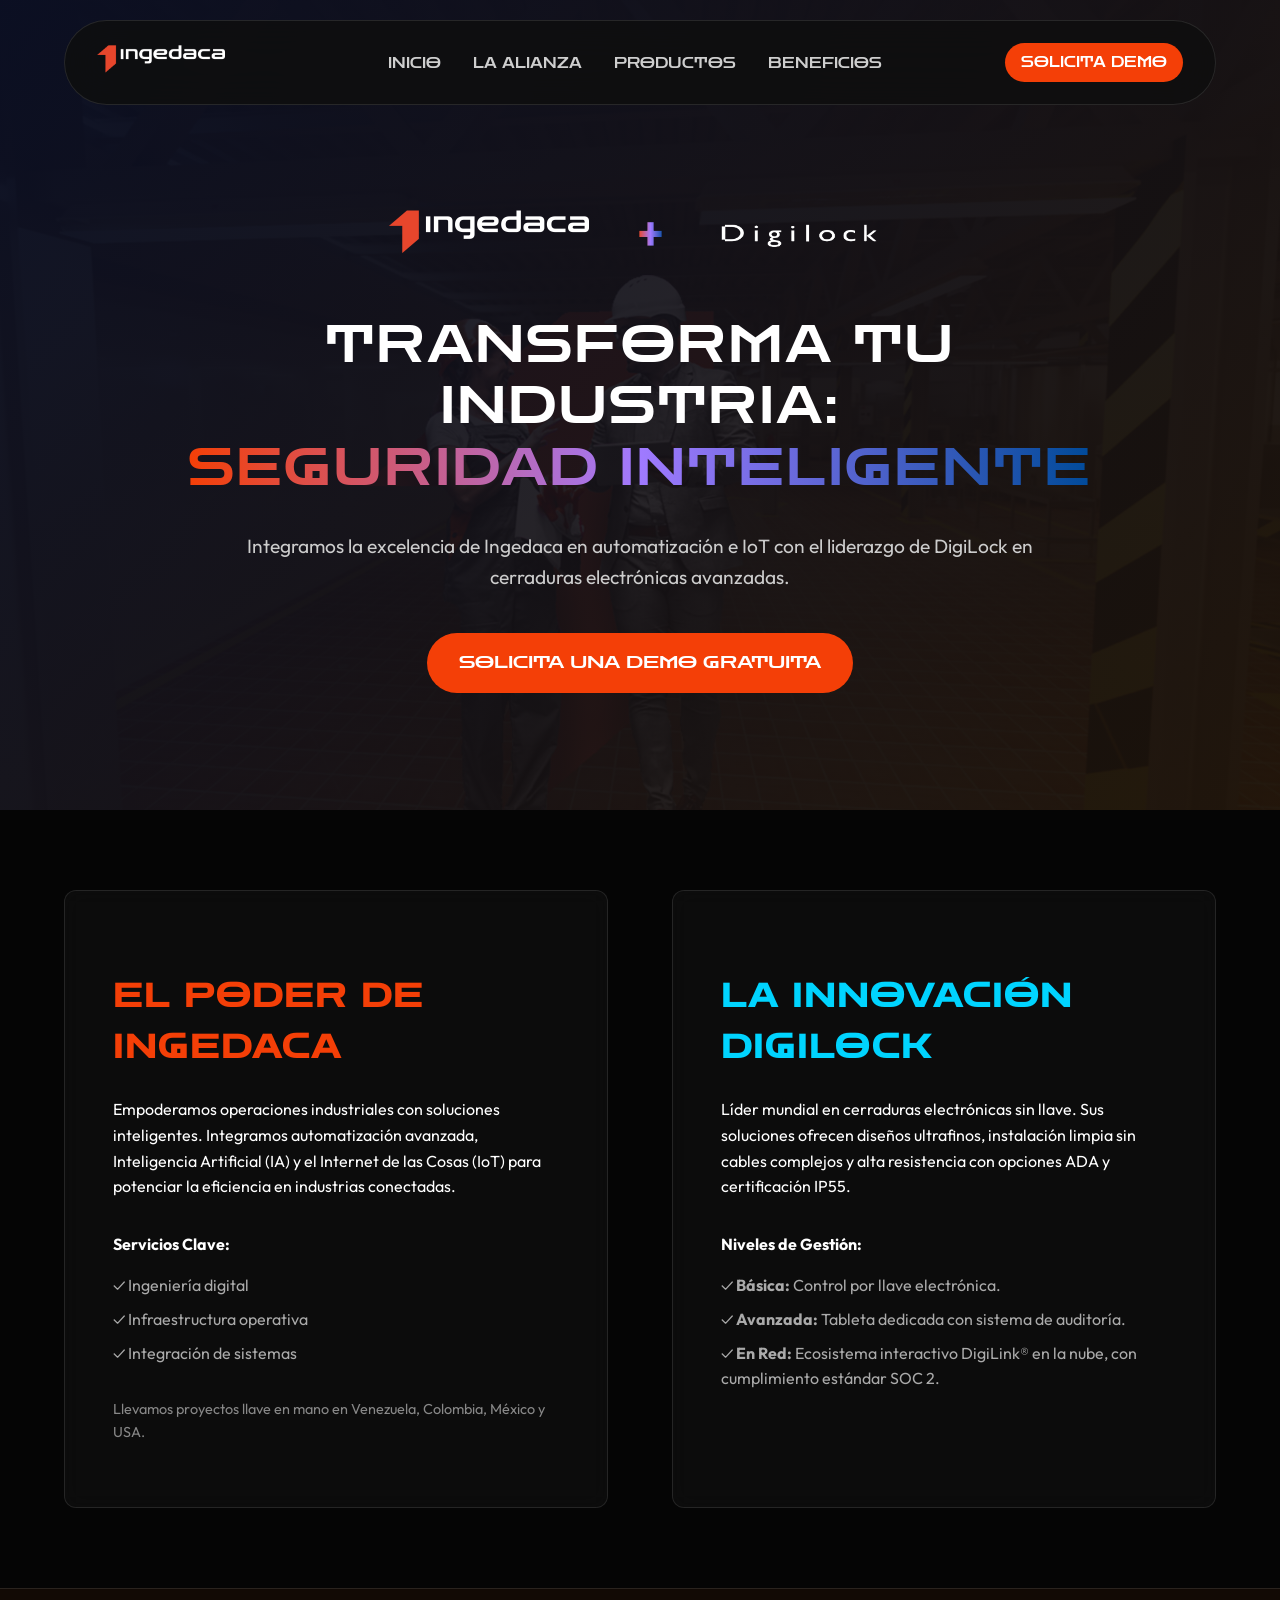
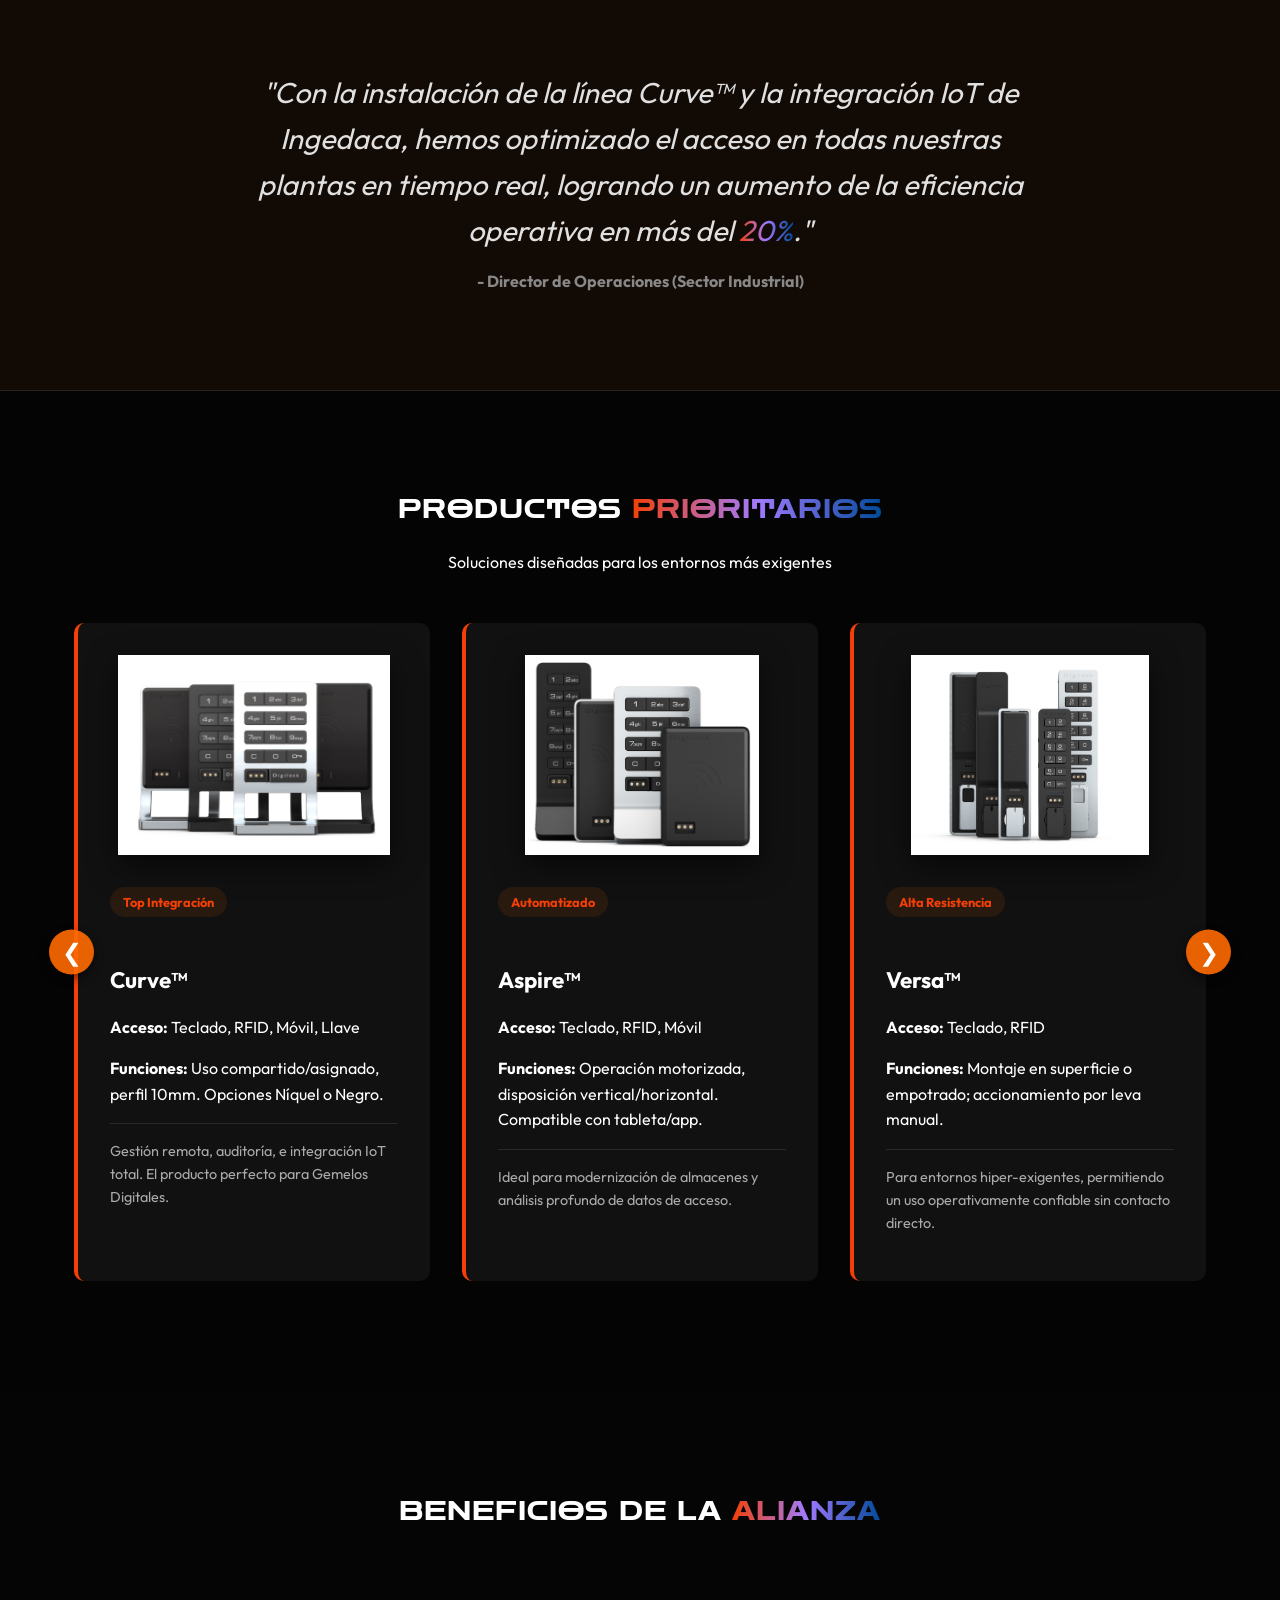
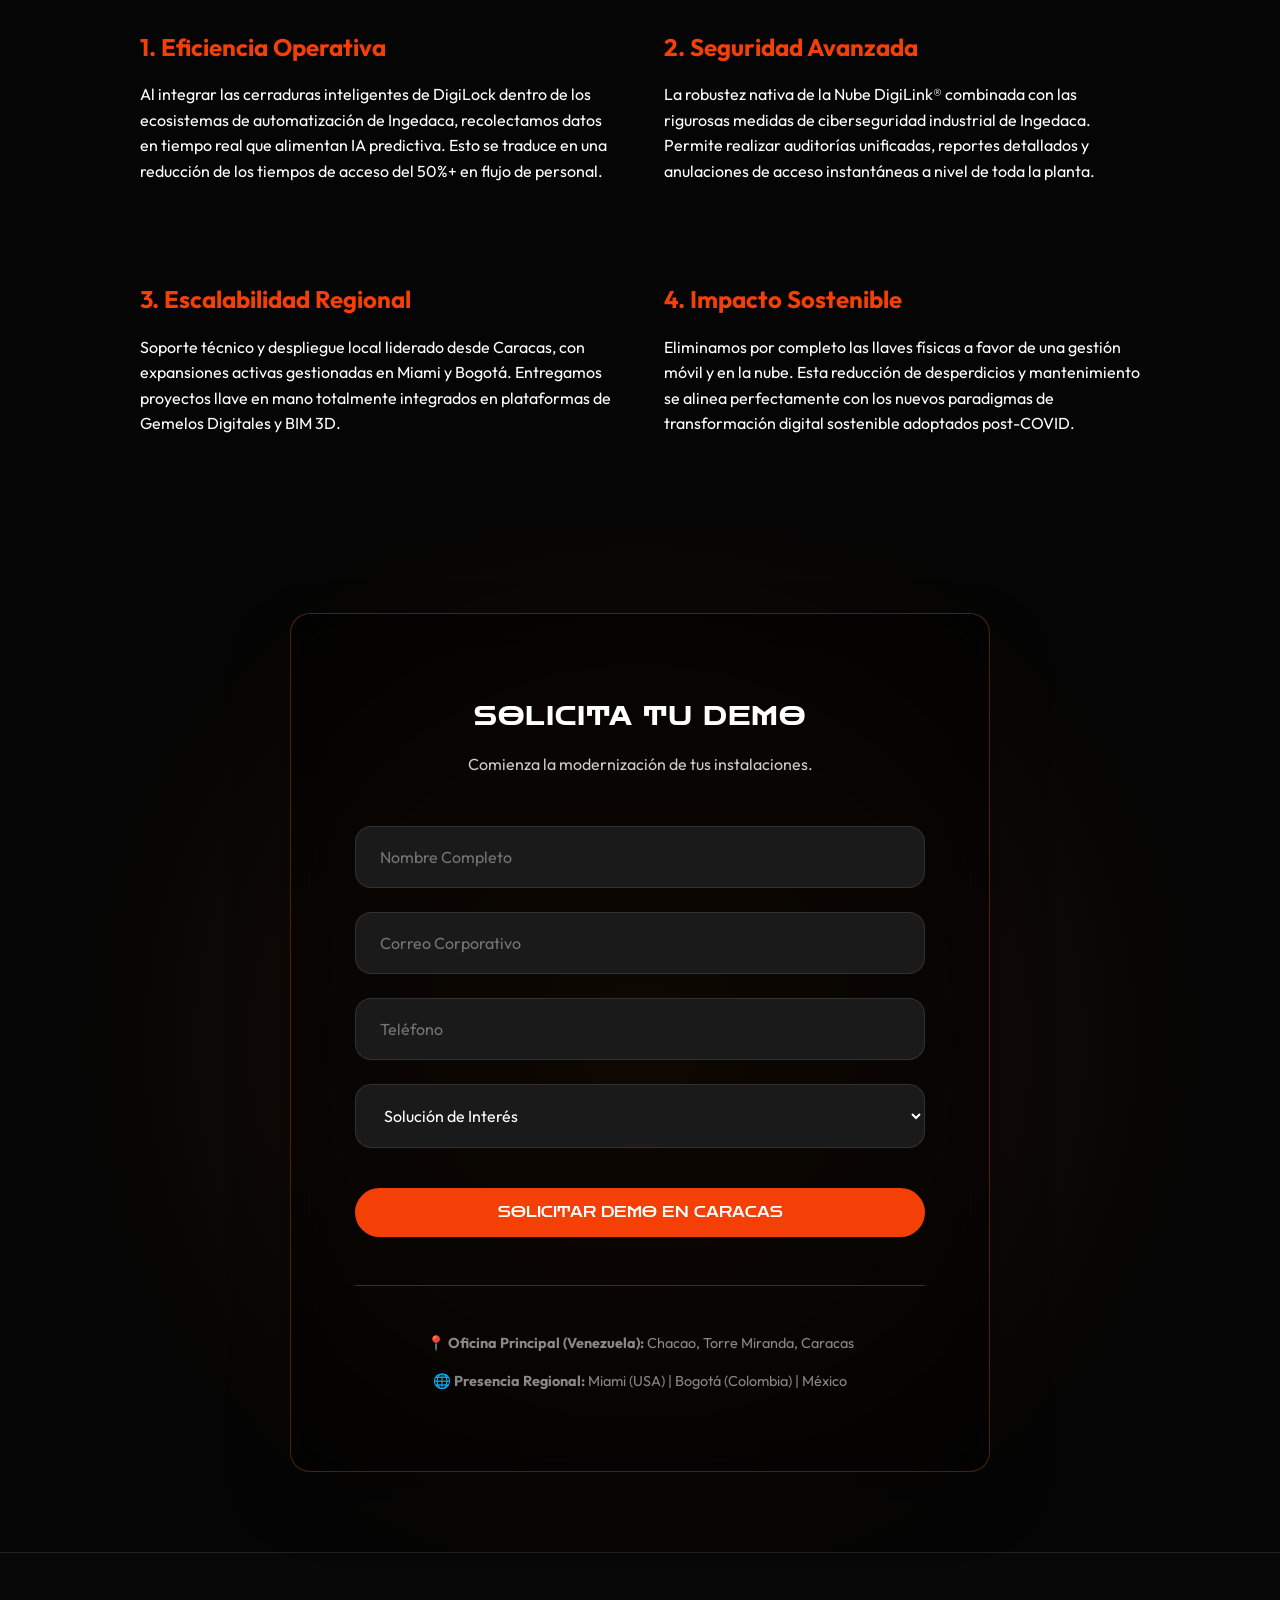
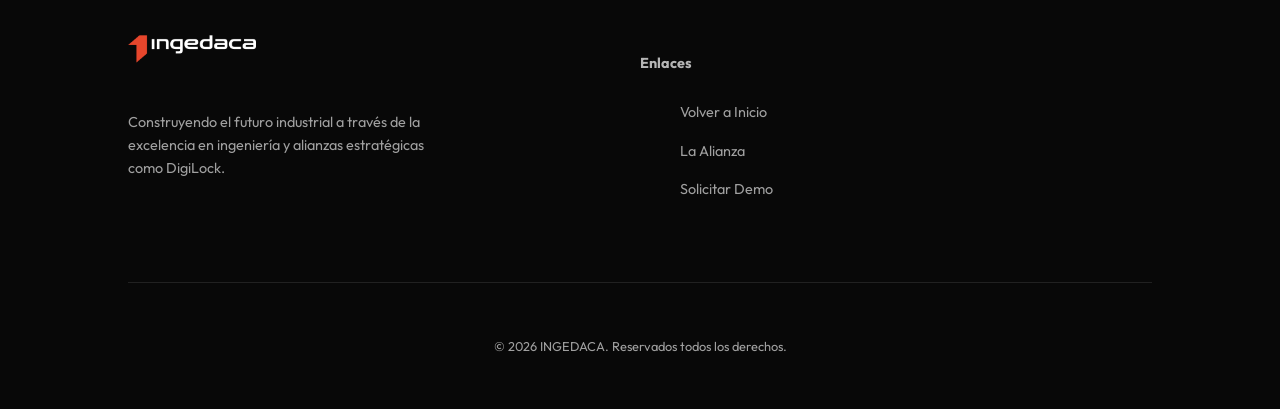
<file: alianza-digilock.html>
<!DOCTYPE html>
<html lang="es">

<head>
    <meta charset="UTF-8">
    <meta name="viewport" content="width=device-width, initial-scale=1.0">
    <title>Ingedaca + DigiLock | Seguridad Inteligente</title>
    <link rel="stylesheet" href="index.css">
    <style>
        /* Specific Styles for the Alliance Landing Page */
        .alianza-hero {
            position: relative;
            padding: 10rem 5% 5rem;
            min-height: 90vh;
            display: flex;
            align-items: center;
            background: linear-gradient(135deg, rgba(10, 15, 36, 0.95) 0%, rgba(30, 20, 10, 0.9) 100%), url('assets/images/Artboard 1.jpg') center/cover;
            text-align: center;
        }

        .alianza-hero h1 {
            font-size: clamp(2rem, 4vw, 3.5rem);
            font-weight: 500;
            line-height: 1.2;
            margin-bottom: 2rem;
            color: #fff;
        }

        .content-section {
            padding: 5rem 5%;
        }

        .alliance-intro-grid {
            display: grid;
            grid-template-columns: 1fr 1fr;
            gap: 4rem;
            max-width: 1200px;
            margin: 0 auto;
        }

        .partner-card {
            background: rgba(255, 255, 255, 0.03);
            border: 1px solid rgba(255, 255, 255, 0.1);
            backdrop-filter: blur(10px);
            padding: 3rem;
            border-radius: 12px;
            transition: transform 0.3s ease;
        }

        .partner-card:hover {
            transform: translateY(-10px);
            border-color: var(--primary-orange, #ff6b00);
        }

        .partner-card h3 {
            font-size: 2rem;
            margin-bottom: 1.5rem;
            color: var(--primary-orange, #ff6b00);
        }

        .carousel-wrapper {
            position: relative;
            max-width: 1200px;
            margin: 3rem auto 0;
            padding: 0 10px;
        }

        .products-grid {
            display: flex;
            overflow-x: auto;
            scroll-snap-type: x mandatory;
            gap: 2rem;
            scrollbar-width: none;
            scroll-behavior: smooth;
            padding-bottom: 2rem;
        }

        .products-grid::-webkit-scrollbar {
            display: none;
        }

        .product-card {
            background: rgba(255, 255, 255, 0.05);
            border-radius: 10px;
            padding: 2rem;
            border-left: 4px solid var(--primary-orange, #ff6b00);
            transition: all 0.3s ease;
            flex: 0 0 calc(33.333% - 1.33rem); /* 3 cards on desktop */
            scroll-snap-align: start;
            min-width: 250px;
        }

        .carousel-btn {
            position: absolute;
            top: calc(50% - 1rem);
            transform: translateY(-50%);
            z-index: 10;
            background: rgba(255, 107, 0, 0.9);
            border: none;
            color: #fff;
            width: 45px;
            height: 45px;
            border-radius: 50%;
            font-size: 1.5rem;
            cursor: pointer;
            box-shadow: 0 4px 10px rgba(0,0,0,0.5);
            display: flex;
            align-items: center;
            justify-content: center;
            transition: background 0.3s, transform 0.2s;
        }
        
        .carousel-btn:hover { background: rgba(255, 107, 0, 1); transform: translateY(-50%) scale(1.1); }
        .carousel-btn.prev { left: -15px; }
        .carousel-btn.next { right: -15px; }

        @media (max-width: 900px) {
            .product-card { flex: 0 0 calc(50% - 1rem); }
        }
        @media (max-width: 600px) {
            .product-card { flex: 0 0 100%; }
        }

        .product-card:hover {
            box-shadow: 0 10px 30px rgba(0, 0, 0, 0.3);
            transform: translateY(-5px);
            background: rgba(255, 255, 255, 0.08);
        }

        .product-card h4 {
            font-size: 1.4rem;
            margin-bottom: 1rem;
            color: #fff;
        }

        .product-badge {
            display: inline-block;
            background: rgba(255, 107, 0, 0.1);
            color: var(--primary-orange, #ff6b00);
            padding: 0.3rem 0.8rem;
            border-radius: 20px;
            font-size: 0.8rem;
            margin-bottom: 1rem;
            font-weight: bold;
        }

        .benefits-grid {
            display: grid;
            grid-template-columns: repeat(2, 1fr);
            gap: 3rem;
            max-width: 1000px;
            margin: 0 auto;
        }

        .benefit-item {
            text-align: left;
        }

        .benefit-item h4 {
            color: var(--primary-orange, #ff6b00);
            font-size: 1.5rem;
            margin-bottom: 1rem;
        }

        .testimonial-section {
            background: rgba(255, 107, 0, 0.05);
            padding: 5rem 5%;
            text-align: center;
            border-top: 1px solid rgba(255, 255, 255, 0.1);
            border-bottom: 1px solid rgba(255, 255, 255, 0.1);
        }

        .testimonial-box {
            max-width: 800px;
            margin: 0 auto;
            font-size: 1.8rem;
            font-style: italic;
            color: #e0e0e0;
        }

        @media (max-width: 768px) {

            .alliance-intro-grid,
            .benefits-grid {
                grid-template-columns: 1fr;
                gap: 2rem;
            }

            .partner-card {
                padding: 2rem 1.5rem;
            }

            .content-section {
                padding: 4rem 5%;
            }

            .testimonial-box {
                font-size: 1.4rem;
            }

            .alianza-hero {
                padding: 8rem 5% 4rem;
            }

            .hero-logos {
                flex-direction: column;
                gap: 1.5rem !important;
            }

            header {
                padding: 1rem 5%;
                gap: 0.5rem;
                justify-content: space-between;
            }

            .logo-container img {
                content: url('assets/images/logo/isotipo.png');
                height: 38px !important;
            }

            .nav-actions {
                margin-left: auto;
                gap: 0.5rem;
            }

            .nav-actions a.btn-primary {
                padding: 0.6rem 1rem !important;
                font-size: 0.85rem !important;
            }

            .form-wrapper {
                padding: 2rem 1.5rem !important;
            }

            #leadForm input, #leadForm select {
                width: 100% !important;
                box-sizing: border-box !important;
            }

            .footer-col, .footer-logo {
                text-align: center;
                display: flex;
                flex-direction: column;
                align-items: center;
            }

            .footer-logo p {
                margin: 0 auto;
            }
        }
    </style>
</head>

<body>

    <!-- Header -->
    <header>
        <div class="logo-container">
            <img src="assets/images/logo/Logo Ingedaca.png" alt="Ingedaca Logo">
        </div>
        <nav>
            <ul>
                <li><a href="alianza-digilock.html">Inicio</a></li>
                <li><a href="#alianza">La Alianza</a></li>
                <li><a href="#productos">Productos</a></li>
                <li><a href="#beneficios">Beneficios</a></li>
            </ul>
        </nav>
        <div class="nav-actions">
            <a href="#cta" class="btn-primary" style="padding: 0.5rem 1rem; font-size: 0.9rem;">Solicita Demo</a>
            <div class="menu-toggle" id="mobileMenu">
                <span></span>
                <span></span>
                <span></span>
            </div>
        </div>
    </header>

    <!-- Hero Section -->
    <section class="alianza-hero">
        <div style="max-width: 1000px; margin: 0 auto; width: 100%;" class="reveal">
            <div class="hero-logos"
                style="display: flex; justify-content: center; align-items: center; gap: 3rem; margin-bottom: 3rem; flex-wrap: wrap;">
                <img src="assets/images/logo/Logo Ingedaca.png" alt="Ingedaca"
                    style="height: 50px; object-fit: contain;">
                <span class="text-gradient" style="font-size: 3rem; font-weight: bold; line-height: 1;">+</span>
                <img src="assets/images/aliados/digi.png" alt="DigiLock"
                    style="height: 70px; object-fit: contain; filter: brightness(0) invert(1);">
            </div>
            <h1>Transforma tu Industria: <br class="hidden sm:block"><span class="text-gradient">Seguridad
                    Inteligente</span></h1>
            <p style="font-size: 1.2rem; color: #ccc; margin-bottom: 2.5rem; max-width: 800px; margin-inline: auto;">
                Integramos la excelencia de Ingedaca en automatización e IoT
                con el liderazgo de DigiLock en cerraduras
                electrónicas avanzadas.</p>
            <a href="#cta" class="btn-primary" style="font-size: 1.1rem; padding: 1rem 2rem;">Solicita una Demo
                Gratuita</a>
        </div>
    </section>

    <!-- Intro / Alianza Section -->
    <section id="alianza" class="content-section">
        <div class="alliance-intro-grid">
            <div class="partner-card reveal">
                <h3>El Poder de INGEDACA</h3>
                <p>Empoderamos operaciones industriales con soluciones inteligentes. Integramos automatización avanzada,
                    Inteligencia Artificial (IA) y el Internet de las Cosas (IoT) para potenciar la eficiencia en
                    industrias conectadas.</p>
                <div style="margin-top: 2rem;">
                    <strong style="color: #fff;">Servicios Clave:</strong>
                    <ul style="margin-top: 1rem; color: #aaa; list-style-type: none; padding-left: 0;">
                        <li style="margin-bottom: 0.5rem;">✓ Ingeniería digital</li>
                        <li style="margin-bottom: 0.5rem;">✓ Infraestructura operativa</li>
                        <li style="margin-bottom: 0.5rem;">✓ Integración de sistemas</li>
                    </ul>
                </div>
                <p style="margin-top: 2rem; font-size: 0.9rem; color: #888;">Llevamos proyectos llave en mano en
                    Venezuela, Colombia, México y USA.</p>
            </div>

            <div class="partner-card reveal" style="transition-delay: 0.2s;">
                <h3 style="color: #00d4ff;">La Innovación DigiLock</h3>
                <p>Líder mundial en cerraduras electrónicas sin llave. Sus soluciones ofrecen diseños ultrafinos,
                    instalación limpia sin cables complejos y alta resistencia con opciones ADA y certificación IP55.
                </p>
                <div style="margin-top: 2rem;">
                    <strong style="color: #fff;">Niveles de Gestión:</strong>
                    <ul style="margin-top: 1rem; color: #aaa; list-style-type: none; padding-left: 0;">
                        <li style="margin-bottom: 0.5rem;">✓ <strong>Básica:</strong> Control por llave electrónica.
                        </li>
                        <li style="margin-bottom: 0.5rem;">✓ <strong>Avanzada:</strong> Tableta dedicada con sistema de
                            auditoría.</li>
                        <li style="margin-bottom: 0.5rem;">✓ <strong>En Red:</strong> Ecosistema interactivo DigiLink®
                            en la nube, con cumplimiento estándar SOC 2.</li>
                    </ul>
                </div>
            </div>
        </div>
    </section>

    <!-- Testimonial Section -->
    <section class="testimonial-section reveal">
        <div class="testimonial-box">
            "Con la instalación de la línea Curve™ y la integración IoT de Ingedaca, hemos optimizado el acceso en todas
            nuestras plantas en tiempo real, logrando un aumento de la eficiencia operativa en más del <span
                class="text-gradient">20%</span>."
        </div>
        <p style="margin-top: 1rem; color: #888; font-weight: bold;">- Director de Operaciones (Sector Industrial)</p>
    </section>

    <!-- Products Section -->
    <section id="productos" class="content-section" style="background: rgba(0,0,0,0.2);">
        <div class="section-title reveal" style="text-align: center; margin-bottom: 3rem;">
            <h2>Productos <span class="text-gradient">Prioritarios</span></h2>
            <p>Soluciones diseñadas para los entornos más exigentes</p>
        </div>

        <div class="carousel-wrapper">
            <button class="carousel-btn prev" onclick="scrollCarousel(-1)">&#10094;</button>
            <div class="products-grid" id="productCarousel">
            <a href="https://www.digilock.com/es/products/smart-locks/curve/" target="_blank" class="product-card reveal" style="text-decoration: none; color: inherit; display: block;">
                <img src="assets/products/CurveTM.png" alt="Curve™" style="width: 100%; height: 200px; object-fit: contain; margin-bottom: 1.5rem; filter: drop-shadow(0px 10px 15px rgba(0,0,0,0.6));">
                <span class="product-badge">Top Integración</span>
                <h4>Curve™</h4>
                <p><strong>Acceso:</strong> Teclado, RFID, Móvil, Llave</p>
                <p><strong>Funciones:</strong> Uso compartido/asignado, perfil 10mm. Opciones Níquel o Negro.</p>
                <p
                    style="margin-top: 1rem; border-top: 1px solid rgba(255,255,255,0.1); padding-top: 1rem; font-size: 0.9rem; color: #aaa;">
                    Gestión remota, auditoría, e integración IoT total. El producto perfecto para Gemelos Digitales.</p>
            </a>
            <a href="https://www.digilock.com/es/products/smart-locks/aspire/" target="_blank" class="product-card reveal" style="text-decoration: none; color: inherit; display: block;">
                <img src="assets/products/AspireTM.png" alt="Aspire™" style="width: 100%; height: 200px; object-fit: contain; margin-bottom: 1.5rem; filter: drop-shadow(0px 10px 15px rgba(0,0,0,0.6));">
                <span class="product-badge">Automatizado</span>
                <h4>Aspire™</h4>
                <p><strong>Acceso:</strong> Teclado, RFID, Móvil</p>
                <p><strong>Funciones:</strong> Operación motorizada, disposición vertical/horizontal. Compatible con
                    tableta/app.</p>
                <p
                    style="margin-top: 1rem; border-top: 1px solid rgba(255,255,255,0.1); padding-top: 1rem; font-size: 0.9rem; color: #aaa;">
                    Ideal para modernización de almacenes y análisis profundo de datos de acceso.</p>
            </a>
            <a href="https://www.digilock.com/es/products/smart-locks/versa/" target="_blank" class="product-card reveal" style="text-decoration: none; color: inherit; display: block;">
                <img src="assets/products/VersaTM.png" alt="Versa™" style="width: 100%; height: 200px; object-fit: contain; margin-bottom: 1.5rem; filter: drop-shadow(0px 10px 15px rgba(0,0,0,0.6));">
                <span class="product-badge">Alta Resistencia</span>
                <h4>Versa™</h4>
                <p><strong>Acceso:</strong> Teclado, RFID</p>
                <p><strong>Funciones:</strong> Montaje en superficie o empotrado; accionamiento por leva manual.</p>
                <p
                    style="margin-top: 1rem; border-top: 1px solid rgba(255,255,255,0.1); padding-top: 1rem; font-size: 0.9rem; color: #aaa;">
                    Para entornos hiper-exigentes, permitiendo un uso operativamente confiable sin contacto directo.</p>
            </a>
            <a href="https://www.digilock.com/es/products/smart-locks/orbit/" target="_blank" class="product-card reveal" style="text-decoration: none; color: inherit; display: block;">
                <img src="assets/products/OrbitTM.png" alt="Orbit™" style="width: 100%; height: 200px; object-fit: contain; margin-bottom: 1.5rem; filter: drop-shadow(0px 10px 15px rgba(0,0,0,0.6));">
                <span class="product-badge">Manos Libres</span>
                <h4>Orbit™</h4>
                <p><strong>Acceso:</strong> Sin contacto RFID, Móvil</p>
                <p><strong>Funciones:</strong> Perfil delgado "moneda", mecanismo de cierre multidireccional.</p>
                <p
                    style="margin-top: 1rem; border-top: 1px solid rgba(255,255,255,0.1); padding-top: 1rem; font-size: 0.9rem; color: #aaa;">
                    Alta seguridad totalmente sin manos, enfocado para áreas estériles u operaciones remotas.</p>
            </a>
            <a href="https://www.digilock.com/es/products/smart-locks/pivot/" target="_blank" class="product-card reveal" style="text-decoration: none; color: inherit; display: block;">
                <img src="assets/products/PivotTM.png" alt="Pivot™" style="width: 100%; height: 200px; object-fit: contain; margin-bottom: 1.5rem; filter: drop-shadow(0px 10px 15px rgba(0,0,0,0.6));">
                <span class="product-badge">Versatilidad</span>
                <h4>Pivot™ & Heredadas</h4>
                <p><strong>Acceso:</strong> Teclado, RFID, Híbrido</p>
                <p><strong>Funciones:</strong> Leva intuitiva (Pivot). Teclado estándar con apertura automática para
                    upgrades (Heredadas).</p>
                <p
                    style="margin-top: 1rem; border-top: 1px solid rgba(255,255,255,0.1); padding-top: 1rem; font-size: 0.9rem; color: #aaa;">
                    Presupuestos accesibles, permitiendo una modernización rápida y adaptable del mobiliario existente.
                </p>
            </a>
            </div>
            <button class="carousel-btn next" onclick="scrollCarousel(1)">&#10095;</button>
        </div>
    </section>

    <!-- Beneficios Section -->
    <section id="beneficios" class="content-section">
        <div class="section-title reveal" style="text-align: center; margin-bottom: 4rem;">
            <h2>Beneficios de la <span class="text-gradient">Alianza</span></h2>
        </div>
        <div class="benefits-grid">
            <div class="benefit-item reveal">
                <h4>1. Eficiencia Operativa</h4>
                <p>Al integrar las cerraduras inteligentes de DigiLock dentro de los ecosistemas de automatización de
                    Ingedaca, recolectamos datos en tiempo real que alimentan IA predictiva. Esto se traduce en una
                    reducción de los tiempos de acceso del 50%+ en flujo de personal.</p>
            </div>
            <div class="benefit-item reveal" style="transition-delay: 0.1s;">
                <h4>2. Seguridad Avanzada</h4>
                <p>La robustez nativa de la Nube DigiLink® combinada con las rigurosas medidas de ciberseguridad
                    industrial de Ingedaca. Permite realizar auditorías unificadas, reportes detallados y anulaciones de
                    acceso instantáneas a nivel de toda la planta.</p>
            </div>
            <div class="benefit-item reveal" style="transition-delay: 0.2s;">
                <h4>3. Escalabilidad Regional</h4>
                <p>Soporte técnico y despliegue local liderado desde Caracas, con expansiones activas gestionadas en
                    Miami y Bogotá. Entregamos proyectos llave en mano totalmente integrados en plataformas de Gemelos
                    Digitales y BIM 3D.</p>
            </div>
            <div class="benefit-item reveal" style="transition-delay: 0.3s;">
                <h4>4. Impacto Sostenible</h4>
                <p>Eliminamos por completo las llaves físicas a favor de una gestión móvil y en la nube. Esta reducción
                    de desperdicios y mantenimiento se alinea perfectamente con los nuevos paradigmas de transformación
                    digital sostenible adoptados post-COVID.</p>
            </div>
        </div>
    </section>

    <!-- Lead Generation CTA -->
    <section id="cta" class="content-section"
        style="background: radial-gradient(circle at center, rgba(255,107,0,0.1) 0%, transparent 70%);">
        <div class="form-wrapper reveal"
            style="max-width: 700px; margin: 0 auto; background: rgba(0,0,0,0.5); backdrop-filter: blur(20px); border: 1px solid rgba(255,107,0,0.3); border-radius: 20px; padding: 4rem;">
            <h2 style="text-align: center; margin-bottom: 1rem;">Solicita tu Demo</h2>
            <p style="text-align: center; margin-bottom: 3rem; color: #ccc;">Comienza la modernización de tus instalaciones.</p>

            <form id="leadForm">
                <input type="text" placeholder="Nombre Completo" required>
                <input type="email" placeholder="Correo Corporativo" required>
                <input type="tel" placeholder="Teléfono" required>
                <select required>
                    <option value="" disabled selected>Solución de Interés</option>
                    <option value="curve">Curve™ - Gemelos Digitales</option>
                    <option value="aspire">Aspire™ - Plantas/Almacenes</option>
                    <option value="orbit">Orbit™ - Alta Seguridad sin contacto</option>
                    <option value="otros">Otras Soluciones / Asesoría</option>
                </select>
                <button type="submit" class="btn-primary" style="width: 100%; margin-top: 1rem;">Solicitar Demo en
                    Caracas</button>
            </form>
            <div id="successMsg" style="display: none; text-align: center; padding: 2rem;">
                <h3 class="text-gradient">¡Solicitud Exitosa!</h3>
                <p>Un experto de nuestra oficina en Caracas se comunicará pronto.</p>
            </div>

            <div
                style="margin-top: 3rem; text-align: center; font-size: 0.9rem; color: #888; border-top: 1px solid #333; padding-top: 2rem;">
                <p>📍 <strong>Oficina Principal (Venezuela):</strong> Chacao, Torre Miranda, Caracas</p>
                <p style="margin-top: 0.5rem;">🌐 <strong>Presencia Regional:</strong> Miami (USA) | Bogotá (Colombia) |
                    México</p>
            </div>
        </div>
    </section>

    <!-- Core Footer -->
    <footer>
        <div class="footer-grid">
            <div class="footer-logo">
                <img src="assets/images/logo/Logo Ingedaca.png" alt="Ingedaca Logo">
                <p style="font-size: 0.9rem; color: var(--text-secondary); max-width: 300px;">Construyendo el futuro
                    industrial a través de la excelencia en ingeniería y alianzas estratégicas como DigiLock.</p>
            </div>
            <div class="footer-col">
                <h4>Enlaces</h4>
                <ul>
                    <li><a href="alianza-digilock.html">Volver a Inicio</a></li>
                    <li><a href="#alianza">La Alianza</a></li>
                    <li><a href="#cta">Solicitar Demo</a></li>
                </ul>
            </div>
        </div>
        <div class="footer-bottom">
            <p>&copy; 2026 INGEDACA. Reservados todos los derechos.</p>
        </div>
    </footer>

    <!-- Scripts -->
    <script>
        const observerOptions = { threshold: 0.1, rootMargin: "0px 0px -50px 0px" };
        const observer = new IntersectionObserver((entries) => {
            entries.forEach(entry => {
                if (entry.isIntersecting) {
                    entry.target.classList.add('active');
                }
            });
        }, observerOptions);

        document.querySelectorAll('.reveal').forEach(el => observer.observe(el));

        // Mobile Menu
        const menuToggle = document.getElementById('mobileMenu');
        const nav = document.querySelector('nav');

        if (menuToggle && nav) {
            menuToggle.addEventListener('click', () => {
                nav.classList.toggle('mobile-active');
                menuToggle.classList.toggle('active');
            });

            document.querySelectorAll('nav a').forEach(link => {
                link.addEventListener('click', () => {
                    nav.classList.remove('mobile-active');
                    menuToggle.classList.remove('active');
                });
            });
        }

        // Form
        const form = document.getElementById('leadForm');
        if (form) {
            form.addEventListener('submit', (e) => {
                e.preventDefault();
                form.style.display = 'none';
                document.getElementById('successMsg').style.display = 'block';
            });
        }

        function scrollCarousel(direction) {
            const track = document.getElementById('productCarousel');
            if(track) {
                const cardWidth = track.querySelector('.product-card').offsetWidth + 32;
                track.scrollBy({ left: direction * cardWidth, behavior: 'smooth' });
            }
        }
    </script>
</body>

</html>
</file>
<file: index.css>
@import url('https://fonts.googleapis.com/css2?family=Zen+Dots&family=Outfit:wght@300;400;600&display=swap');

/* Design Tokens & Corporate Identity */
:root {
    --bg-color: #050505;
    --surface-color: #0f0f0f;
    --primary-orange: #f43f07;
    --accent-blue: #004a99;
    --text-primary: #ffffff;
    --text-secondary: #a0a0a0;
    --glass-bg: rgba(255, 255, 255, 0.05);
    --glass-border: rgba(255, 255, 255, 0.1);
    --transition: all 0.5s cubic-bezier(0.4, 0, 0.2, 1);
    --font-heading: 'Zen Dots', sans-serif;
    --font-body: 'Outfit', sans-serif;
    --corporate-gradient: linear-gradient(90deg, #f43f07 0%, #a07aff 50%, #004a99 100%);
}

html, body {
    overflow-x: hidden !important;
    width: 100%;
    margin: 0;
    padding: 0;
    background-color: var(--bg-color);
    color: var(--text-primary);
    font-family: var(--font-body);
    line-height: 1.6;
    position: relative;
}

* {
    box-sizing: border-box;
}

h1, h2, h3 {
    font-family: var(--font-heading);
    text-transform: uppercase;
    letter-spacing: 2px;
}

.text-gradient {
    background: var(--corporate-gradient);
    -webkit-background-clip: text;
    background-clip: text;
    -webkit-text-fill-color: transparent;
    display: inline-block;
}

/* Scroll Animations */
.reveal {
    opacity: 0;
    transform: translateY(40px);
    transition: var(--transition);
}

.reveal.active {
    opacity: 1;
    transform: translateY(0);
}

/* Floating Pill Header */
header {
    position: fixed;
    top: 20px;
    left: 50%;
    transform: translateX(-50%);
    width: 90%;
    max-width: 1200px;
    padding: 0.8rem 2rem;
    display: flex;
    justify-content: space-between;
    align-items: center;
    background: rgba(15, 15, 15, 0.85);
    backdrop-filter: blur(20px);
    z-index: 1000;
    border-radius: 100px;
    border: 1px solid var(--glass-border);
    transition: var(--transition);
}

.logo-container img {
    height: 32px;
}

nav ul {
    display: flex;
    gap: 2rem;
    list-style: none;
    align-items: center;
}

nav ul li a {
    color: var(--text-primary);
    text-decoration: none;
    font-size: 0.85rem;
    font-family: var(--font-heading);
    text-transform: uppercase;
    transition: var(--transition);
    opacity: 0.8;
}

.nav-actions {
    display: flex;
    gap: 1.5rem;
    align-items: center;
}

.menu-toggle {
    display: none;
    flex-direction: column;
    gap: 5px;
    cursor: pointer;
    padding: 10px;
}

.menu-toggle span {
    width: 25px;
    height: 2px;
    background: white;
    display: block;
}

.hero-content h1 {
    font-size: clamp(2rem, 8vw, 4.5rem);
    margin-bottom: 2rem;
    line-height: 1.1;
}

.hero-content h1 span:first-child {
    color: white !important;
}

/* Corporate Gradient Title */
.hero-content h1 span.text-gradient {
    background: var(--corporate-gradient);
    -webkit-background-clip: text !important;
    background-clip: text !important;
    -webkit-text-fill-color: transparent !important;
    display: inline-block;
}

/* Hero Section Refined with 75% Overlay */
#hero {
    height: 100vh;
    background: linear-gradient(rgba(0,0,0,0.75), rgba(0,0,0,0.75)), 
                url('assets/images/Caracascampus-48.jpg') center/cover no-repeat;
    display: flex;
    flex-direction: column;
    justify-content: center;
    align-items: center;
    text-align: center;
    padding: 0 10%;
}

.hero-content {
    max-width: 1000px;
    width: 100%;
}

.hero-content h1 {
    margin-bottom: 2rem;
}

.hero-content p {
    color: #ffffff !important;
    opacity: 1;
    font-weight: 300;
    max-width: 800px;
    margin: 0 auto 3rem auto;
}

/* Nosotros Section - Split Layout */
#nosotros {
    padding: 8rem 10%;
    background: var(--bg-color);
}

.nosotros-grid {
    display: grid;
    grid-template-columns: 1.2fr 1fr;
    gap: 5rem;
    align-items: center;
}

.nosotros-text {
    text-align: left;
}

.nosotros-text p {
    font-size: 1.15rem;
    margin-bottom: 2rem;
    color: var(--text-secondary);
    line-height: 1.6;
}

.nosotros-image {
    height: 500px;
    border-radius: 40px;
    background: url('assets/images/DT INGEDACA.jpg') center/cover;
    border: 1px solid var(--glass-border);
    box-shadow: 0 40px 100px rgba(0,0,0,0.5);
}

/* Metrics Section - Compact & Animated */
#impact { 
    padding: 4rem 10%; 
    display: grid; 
    grid-template-columns: repeat(auto-fit, minmax(250px, 1fr)); 
    gap: 3rem; 
    background: #080808;
}

.metric-card { 
    background: transparent; 
    padding: 2rem; 
    border-radius: 0; 
    border: none; 
    text-align: center; 
}

.metric-card h3 { 
    font-size: 3.5rem; 
    margin-bottom: 0; 
}

.metric-card.reveal { transition-delay: calc(var(--delay, 0) * 0.2s); }

.services-grid {
    display: grid;
    grid-template-columns: repeat(3, 1fr);
    gap: 2.5rem;
    padding: 0 2rem;
}

.service-card {
    position: relative;
    background: var(--surface-color);
    padding: 2px;
    border-radius: 32px;
    overflow: hidden;
    transition: var(--transition);
}

.service-card::before {
    content: '';
    position: absolute;
    inset: 0;
    background: var(--corporate-gradient);
    opacity: 0.3;
    transition: var(--transition);
}

.service-card:hover::before {
    opacity: 1;
    animation: border-rotate 4s linear infinite;
}

.service-inner {
    background: var(--surface-color);
    border-radius: 38px;
    height: 100%;
    overflow: hidden;
    position: relative;
    z-index: 1;
}

.service-visual { height: 280px; background-size: cover; background-position: center; position: relative; }
.service-body { padding: 3rem; }

@keyframes border-rotate {
    0% { filter: hue-rotate(0deg); }
    100% { filter: hue-rotate(360deg); }
}

/* Partners - Improved Visibility */
.aliados-container { 
    padding: 6rem 0; 
    background: #080808; 
    overflow: hidden; 
    width: 100%;
}

.marquee { 
    display: flex; 
    gap: 6rem; 
    animation: scroll 40s linear infinite; 
    width: max-content; 
    align-items: center;
}

.marquee-item {
    width: 140px;
    height: 50px;
    display: flex;
    align-items: center;
    justify-content: center;
    transition: var(--transition);
}

.marquee-item img {
    max-width: 100%;
    max-height: 100%;
    object-fit: contain;
    filter: brightness(0) invert(1);
    opacity: 0.5;
    transition: var(--transition);
}

.marquee-item:hover img {
    filter: none;
    opacity: 1;
}

.marquee-item:hover {
    transform: scale(1.1);
}

#contact {
    padding: 8rem 5%;
    display: flex;
    justify-content: center;
    align-items: center;
    background: #050505;
}

.form-wrapper { 
    background: var(--surface-color); 
    padding: 5rem; 
    border-radius: 48px; 
    border: 1px solid var(--glass-border); 
    max-width: 800px; 
    width: 100%; 
    box-shadow: 0 30px 60px rgba(0,0,0,0.3);
}

input, select, textarea { 
    width: 100%; 
    padding: 1.25rem 1.5rem; 
    background: #1a1a1a; 
    border: 1px solid var(--glass-border); 
    border-radius: 16px; 
    color: white; 
    margin-bottom: 1.5rem; 
    font-family: var(--font-body); 
    font-size: 1rem;
}

.btn-primary { 
    background: var(--primary-orange); 
    color: white; 
    padding: 1rem 2.5rem; 
    border-radius: 50px; 
    font-family: var(--font-heading); 
    text-decoration: none; 
    display: inline-block; 
    border: none; 
    cursor: pointer; 
    text-transform: uppercase; 
    font-size: 0.9rem;
}

footer {
    padding: 5rem 10% 2.5rem 10%;
    background: #080808;
    border-top: 1px solid var(--glass-border);
}

.footer-grid {
    display: grid;
    grid-template-columns: 2fr 1fr 1fr;
    gap: 4rem;
    margin-bottom: 4rem;
}

.footer-logo img { height: 32px; margin-bottom: 1.5rem; }
.footer-col h4 { font-size: 0.9rem; margin-bottom: 1.5rem; color: var(--text-primary); opacity: 0.7; }
.footer-col ul { list-style: none; }
.footer-col ul li { margin-bottom: 0.8rem; }
.footer-col ul li a { color: var(--text-secondary); text-decoration: none; transition: var(--transition); font-size: 0.9rem; }
.footer-col ul li a:hover { color: var(--primary-orange); }

.footer-bottom {
    text-align: center;
    padding-top: 2.5rem;
    border-top: 1px solid var(--glass-border);
    color: var(--text-secondary);
    font-size: 0.8rem;
}

/* Mobile Perfection Review */
@media (max-width: 992px) {
    .nosotros-grid { grid-template-columns: 1fr; gap: 4rem; }
    .nosotros-image { height: 350px; }
    .nosotros-text { text-align: center; }
    header { width: 95%; top: 10px; padding: 0.8rem 1.5rem; }
    #hero { padding: 0 5%; }
    .services-grid { grid-template-columns: repeat(2, 1fr); gap: 2rem; }
}

@media (max-width: 768px) {
    header {
        width: 95% !important;
        padding: 0.6rem 1rem !important;
        transform: translateX(-50%) !important;
        left: 50% !important;
    }
    
    header nav { 
        display: none !important; 
        position: fixed;
        top: 0;
        left: 0;
        width: 100% !important;
        height: 100vh !important;
        background: #0f0f0f;
        flex-direction: column;
        justify-content: center;
        align-items: center;
        z-index: 2000;
    }
    
    header nav.mobile-active { 
        display: flex !important; 
    }
    
    .menu-toggle { 
        display: flex !important; 
        z-index: 2100;
    }
    
    .lang-switch { display: none; }
    
    nav ul { 
        flex-direction: column; 
        gap: 2.5rem; 
        padding: 0;
    }
    
    nav ul li a { 
        font-size: 1.8rem; 
    }

    .hero-content h1 { 
        font-size: 2.2rem !important; 
        padding: 0 1rem; 
        line-height: 1.1; 
    }
    
    .hero-content p { 
        padding: 0 1rem; 
        font-size: 1rem; 
    }
    
    .nosotros-grid { 
        grid-template-columns: 1fr;
        padding: 0 1.5rem; 
        gap: 3rem; 
    }
    
    .services-grid { 
        grid-template-columns: 1fr; 
        padding: 0 1.5rem; 
    }
    
    .form-wrapper { 
        padding: 3rem 1.5rem; 
        width: 92%;
    }
    
    .footer-grid { 
        grid-template-columns: 1fr; 
        text-align: center; 
    }
}
</file>
